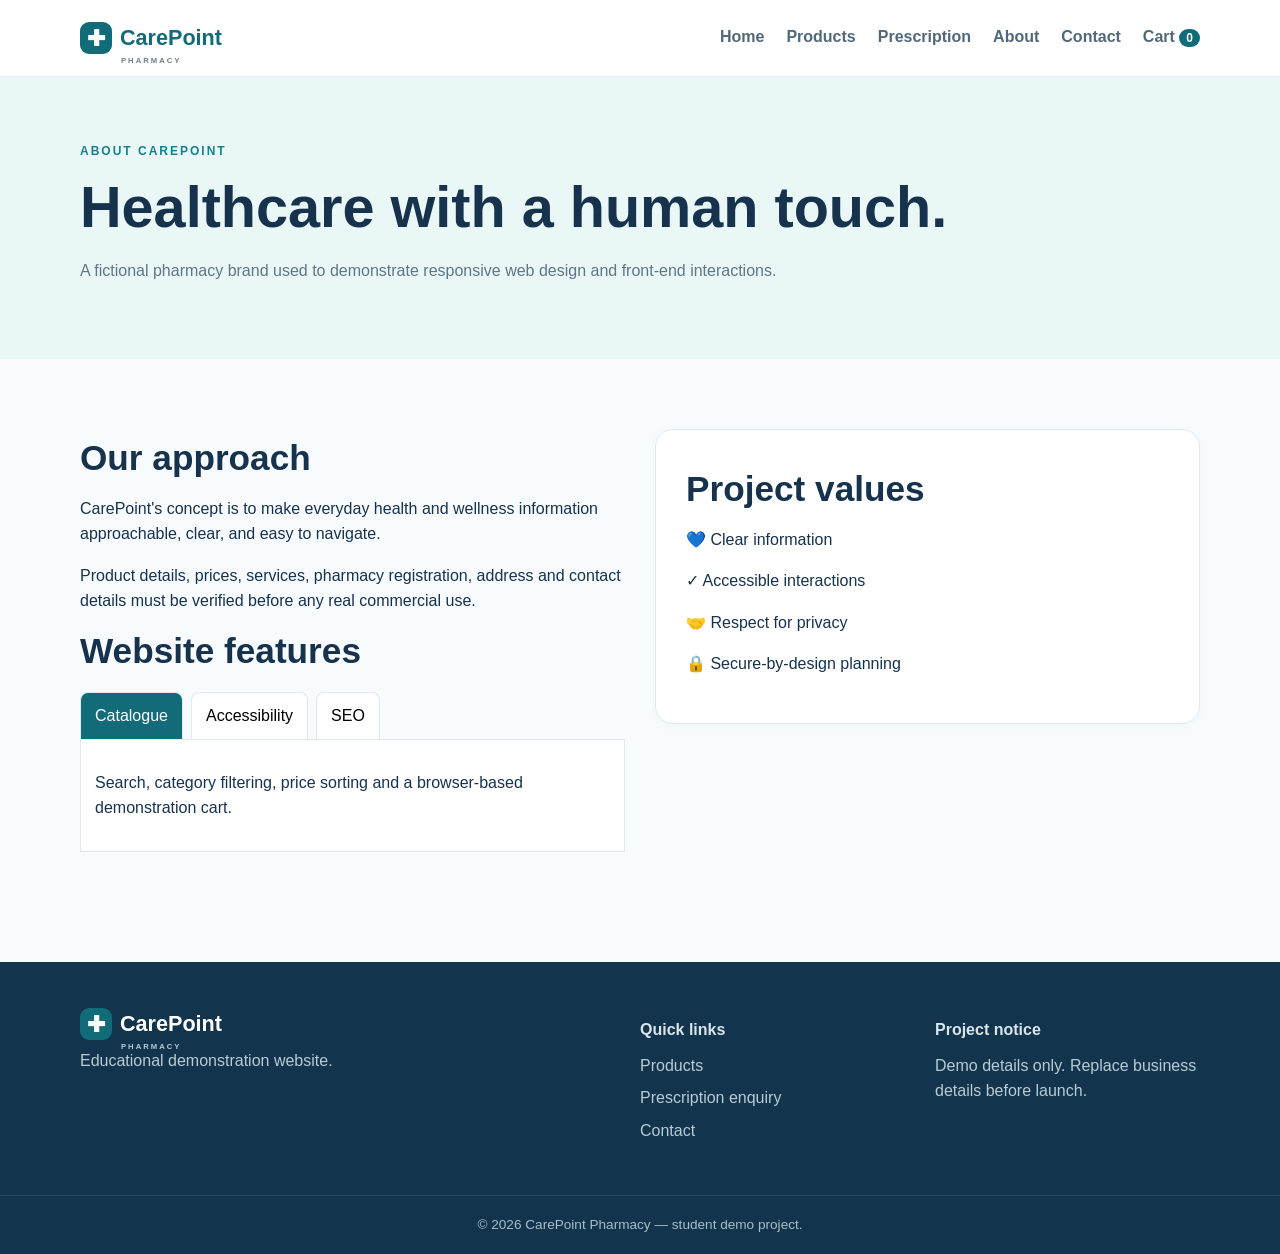
<file: about.html>
<!doctype html>
<html lang="en-ZA"><head><meta charset="utf-8"><meta name="viewport" content="width=device-width, initial-scale=1">
<title>About CarePoint | Pharmacy Website Demo</title><meta name="description" content="Learn about the CarePoint Pharmacy educational website project, its features, and its demo-only limitations."><meta name="robots" content="index,follow">
<link rel="canonical" href="https://leparadiseofficial.github.io/CarePoint-Pharmacy.github.io/about.html"><meta property="og:type" content="website"><meta property="og:title" content="About CarePoint | Pharmacy Website Demo"><meta property="og:description" content="Learn about the CarePoint Pharmacy educational website project, its features, and its demo-only limitations."><meta property="og:url" content="https://leparadiseofficial.github.io/CarePoint-Pharmacy.github.io/about.html">
<meta name="theme-color" content="#126b78"><link rel="stylesheet" href="style.css">
<script src="main.js" defer></script><script src="script.js" defer></script></head><body><a class="skip-link" href="#main">Skip to content</a>
<header class="header"><div class="container nav"><a class="logo" href="index.html" aria-label="CarePoint Pharmacy home"><span>✚</span> CarePoint <small>PHARMACY</small></a><button class="menu-btn" type="button" aria-label="Open menu" aria-controls="navLinks" aria-expanded="false">☰</button>
<nav id="navLinks" aria-label="Main navigation"><a href="index.html">Home</a><a href="products.html">Products</a><a href="prescription.html">Prescription</a><a href="about.html">About</a><a href="contact.html">Contact</a><a class="cart-link" href="cart.html">Cart <b id="cartCount">0</b></a></nav></div></header>
<main id="main"><section class="page-hero"><div class="container"><span class="eyebrow">ABOUT CAREPOINT</span><h1>Healthcare with a human touch.</h1><p>A fictional pharmacy brand used to demonstrate responsive web design and front-end interactions.</p></div></section>
<section class="section"><div class="container two-col"><div><h2>Our approach</h2><p>CarePoint's concept is to make everyday health and wellness information approachable, clear, and easy to navigate.</p><p>Product details, prices, services, pharmacy registration, address and contact details must be verified before any real commercial use.</p><h2>Website features</h2><div class="tabs" data-tabs><div class="tab-buttons" role="tablist" aria-label="Website features"><button type="button" role="tab" aria-selected="true" aria-controls="tab-catalogue" id="tab-btn-catalogue">Catalogue</button><button type="button" role="tab" aria-selected="false" aria-controls="tab-accessibility" id="tab-btn-accessibility">Accessibility</button><button type="button" role="tab" aria-selected="false" aria-controls="tab-seo" id="tab-btn-seo">SEO</button></div><section id="tab-catalogue" role="tabpanel" aria-labelledby="tab-btn-catalogue"><p>Search, category filtering, price sorting and a browser-based demonstration cart.</p></section><section id="tab-accessibility" role="tabpanel" aria-labelledby="tab-btn-accessibility" hidden><p>Keyboard focus styles, semantic headings, live regions, accessible labels and reduced-motion support.</p></section><section id="tab-seo" role="tabpanel" aria-labelledby="tab-btn-seo" hidden><p>Page-specific titles, descriptions, canonical URLs, social metadata, sitemap and robots file.</p></section></div></div>
<aside class="info-card"><h2>Project values</h2><p>💙 Clear information</p><p>✓ Accessible interactions</p><p>🤝 Respect for privacy</p><p>🔒 Secure-by-design planning</p></aside></div></section></main><footer><div class="container footer-grid"><div><div class="logo light"><span>✚</span> CarePoint <small>PHARMACY</small></div><p>Educational demonstration website.</p></div><div><h2>Quick links</h2><a href="products.html">Products</a><a href="prescription.html">Prescription enquiry</a><a href="contact.html">Contact</a></div><div><h2>Project notice</h2><p>Demo details only. Replace business details before launch.</p></div></div><div class="copyright">© 2026 CarePoint Pharmacy — student demo project.</div></footer></body></html>
</file>
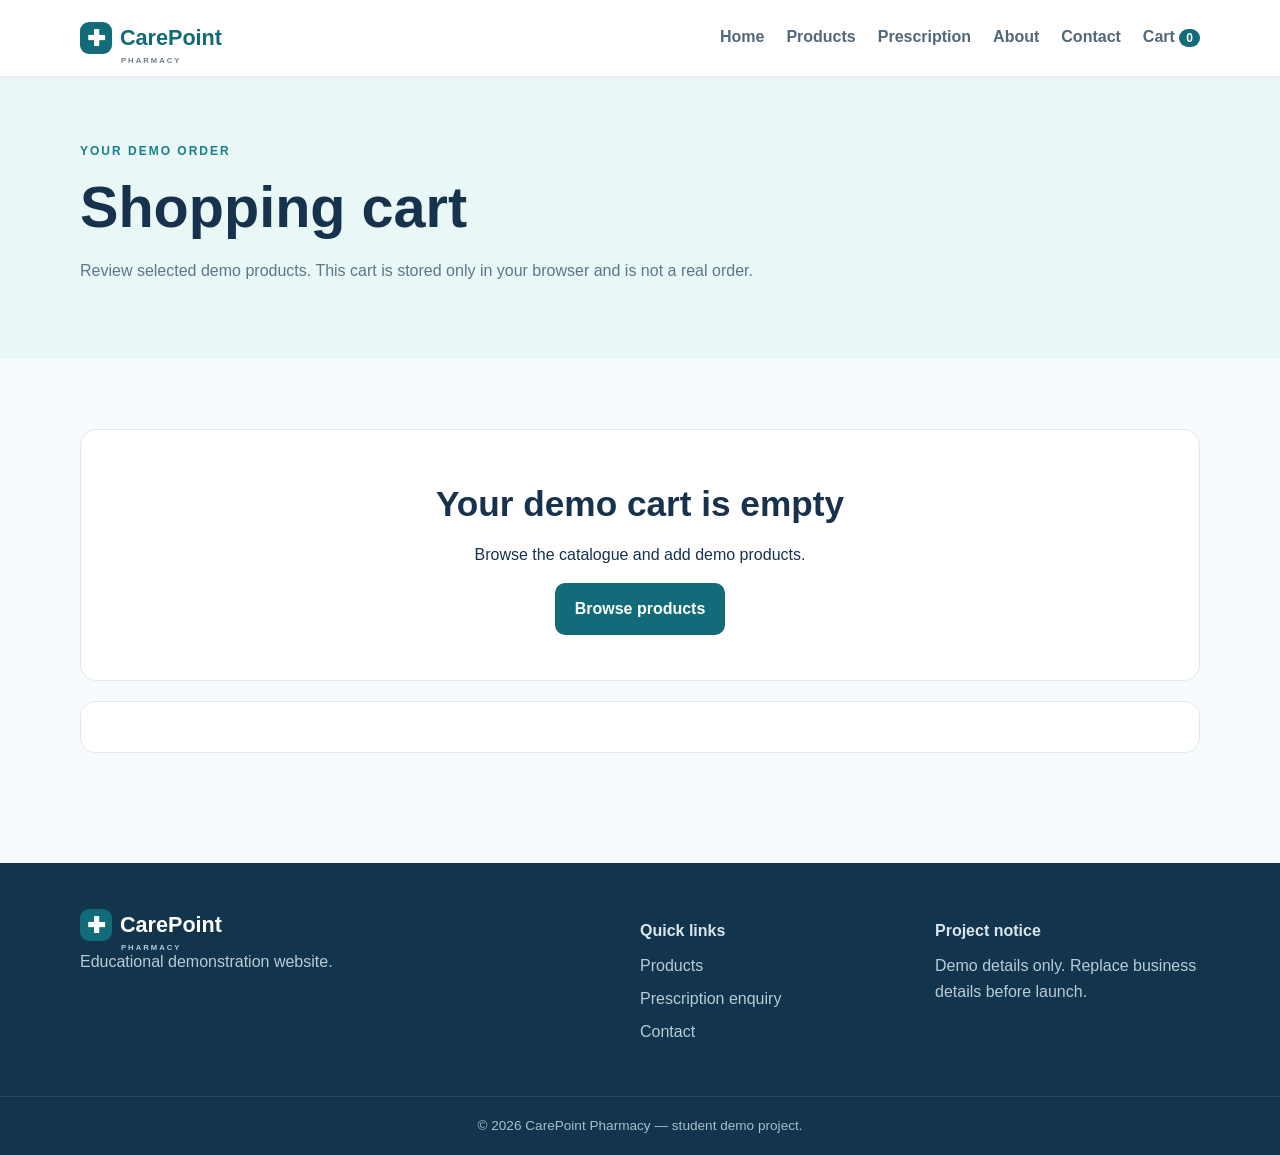
<file: cart.html>
<!doctype html>
<html lang="en-ZA"><head><meta charset="utf-8"><meta name="viewport" content="width=device-width, initial-scale=1">
<title>Shopping Cart | CarePoint Pharmacy</title><meta name="description" content="Review demo products in your browser-based CarePoint Pharmacy shopping cart. No real order or payment is processed."><meta name="robots" content="index,follow">
<link rel="canonical" href="https://leparadiseofficial.github.io/CarePoint-Pharmacy.github.io/cart.html"><meta property="og:type" content="website"><meta property="og:title" content="Shopping Cart | CarePoint Pharmacy"><meta property="og:description" content="Review demo products in your browser-based CarePoint Pharmacy shopping cart. No real order or payment is processed."><meta property="og:url" content="https://leparadiseofficial.github.io/CarePoint-Pharmacy.github.io/cart.html">
<meta name="theme-color" content="#126b78"><link rel="stylesheet" href="style.css">
<script src="main.js" defer></script><script src="script.js" defer></script></head><body><a class="skip-link" href="#main">Skip to content</a>
<header class="header"><div class="container nav"><a class="logo" href="index.html" aria-label="CarePoint Pharmacy home"><span>✚</span> CarePoint <small>PHARMACY</small></a><button class="menu-btn" type="button" aria-label="Open menu" aria-controls="navLinks" aria-expanded="false">☰</button>
<nav id="navLinks" aria-label="Main navigation"><a href="index.html">Home</a><a href="products.html">Products</a><a href="prescription.html">Prescription</a><a href="about.html">About</a><a href="contact.html">Contact</a><a class="cart-link" href="cart.html">Cart <b id="cartCount">0</b></a></nav></div></header>
<main id="main"><section class="page-hero"><div class="container"><span class="eyebrow">YOUR DEMO ORDER</span><h1>Shopping cart</h1><p>Review selected demo products. This cart is stored only in your browser and is not a real order.</p></div></section><section class="section"><div class="container"><div id="cartItems" aria-live="polite"></div><div id="cartSummary" class="cart-summary"></div></div></section></main><footer><div class="container footer-grid"><div><div class="logo light"><span>✚</span> CarePoint <small>PHARMACY</small></div><p>Educational demonstration website.</p></div><div><h2>Quick links</h2><a href="products.html">Products</a><a href="prescription.html">Prescription enquiry</a><a href="contact.html">Contact</a></div><div><h2>Project notice</h2><p>Demo details only. Replace business details before launch.</p></div></div><div class="copyright">© 2026 CarePoint Pharmacy — student demo project.</div></footer></body></html>
</file>
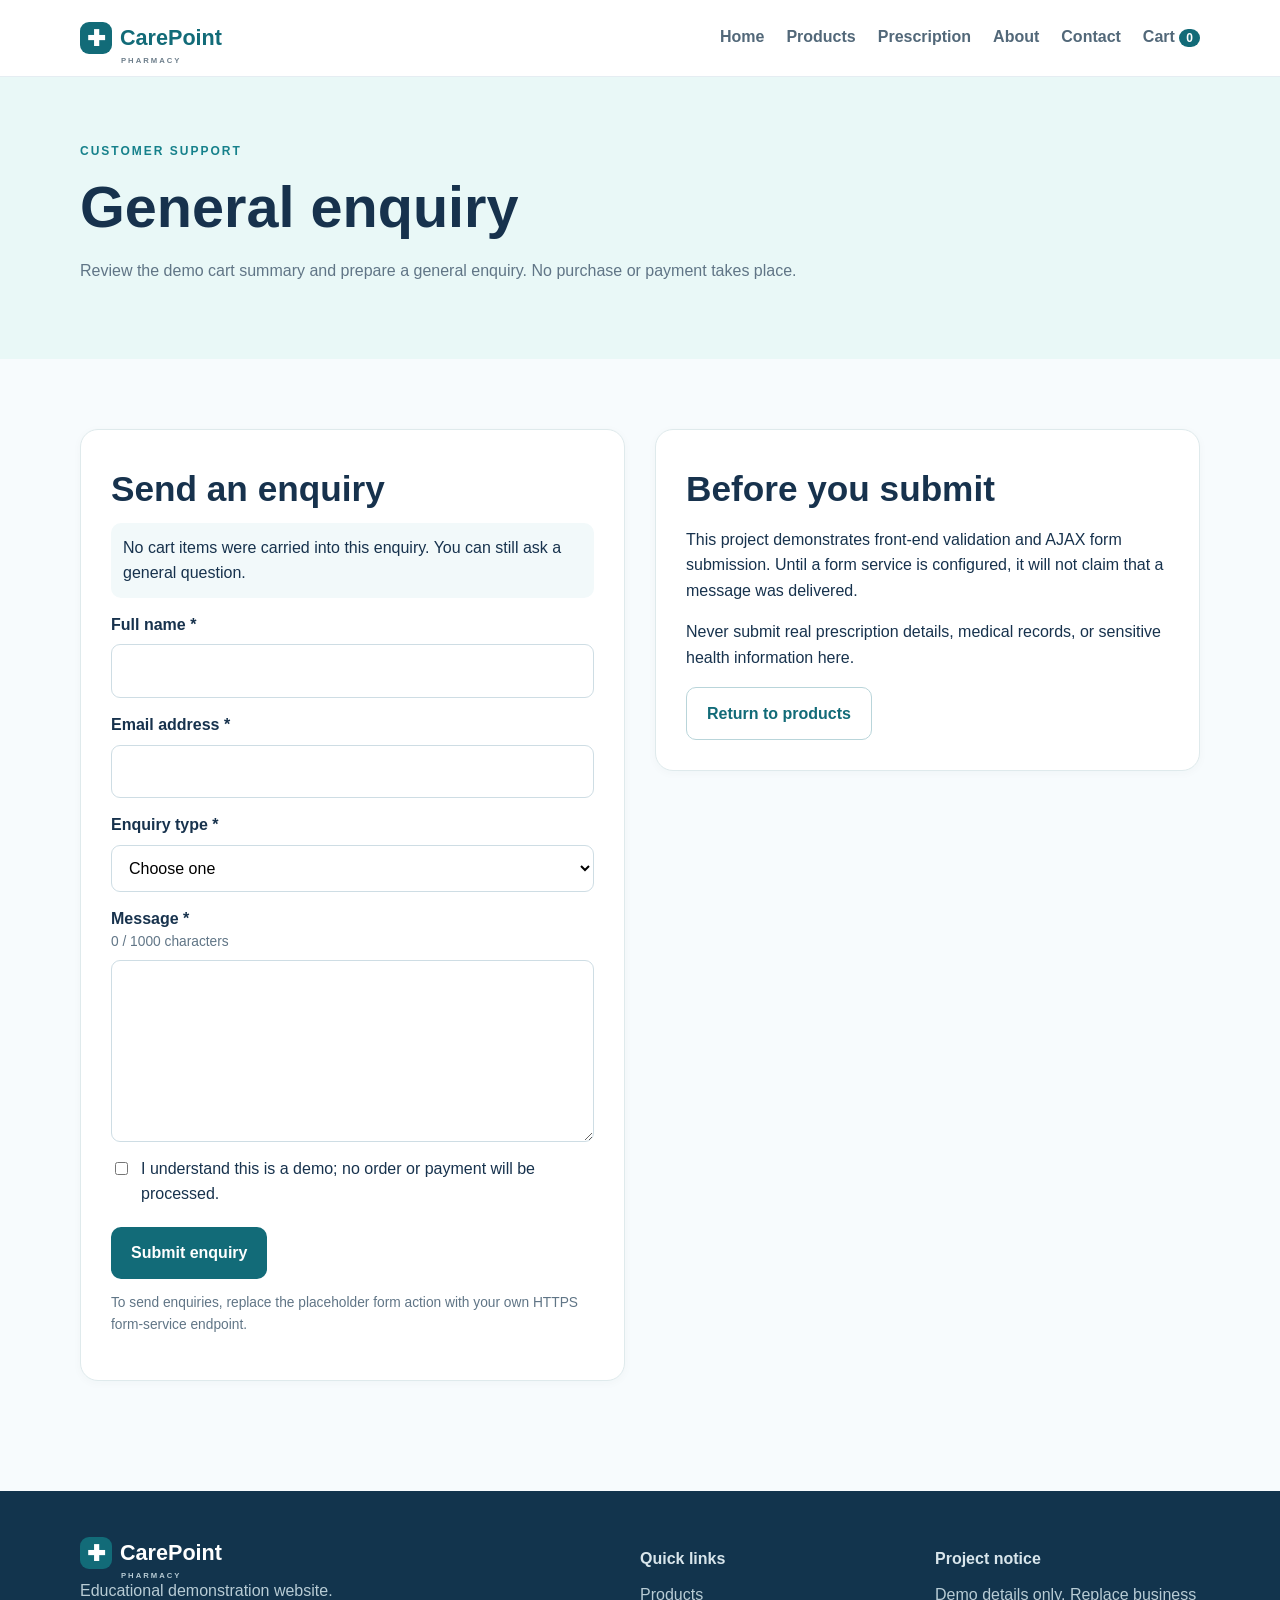
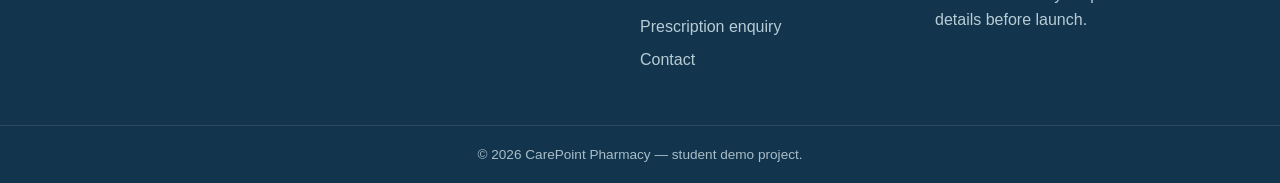
<file: enquiry.html>
<!doctype html>
<html lang="en-ZA"><head><meta charset="utf-8"><meta name="viewport" content="width=device-width, initial-scale=1">
<title>General Enquiry | CarePoint Pharmacy</title><meta name="description" content="Submit a general product or order enquiry through the CarePoint Pharmacy demo website."><meta name="robots" content="index,follow">
<link rel="canonical" href="https://leparadiseofficial.github.io/CarePoint-Pharmacy.github.io/enquiry.html"><meta property="og:type" content="website"><meta property="og:title" content="General Enquiry | CarePoint Pharmacy"><meta property="og:description" content="Submit a general product or order enquiry through the CarePoint Pharmacy demo website."><meta property="og:url" content="https://leparadiseofficial.github.io/CarePoint-Pharmacy.github.io/enquiry.html">
<meta name="theme-color" content="#126b78"><link rel="stylesheet" href="style.css">
<script src="main.js" defer></script><script src="script.js" defer></script><script src="form-validation.js" defer></script></head><body><a class="skip-link" href="#main">Skip to content</a>
<header class="header"><div class="container nav"><a class="logo" href="index.html" aria-label="CarePoint Pharmacy home"><span>✚</span> CarePoint <small>PHARMACY</small></a><button class="menu-btn" type="button" aria-label="Open menu" aria-controls="navLinks" aria-expanded="false">☰</button>
<nav id="navLinks" aria-label="Main navigation"><a href="index.html">Home</a><a href="products.html">Products</a><a href="prescription.html">Prescription</a><a href="about.html">About</a><a href="contact.html">Contact</a><a class="cart-link" href="cart.html">Cart <b id="cartCount">0</b></a></nav></div></header>
<main id="main"><section class="page-hero"><div class="container"><span class="eyebrow">CUSTOMER SUPPORT</span><h1>General enquiry</h1><p>Review the demo cart summary and prepare a general enquiry. No purchase or payment takes place.</p></div></section>
<section class="section"><div class="container form-wrap"><form id="generalForm" class="form-card" action="https://formspree.io/f/REPLACE_WITH_FORM_ID" method="POST" data-ajax-form><h2>Send an enquiry</h2><div id="checkoutSummary" class="checkout-summary" aria-live="polite"></div>
<label for="enquiryName">Full name *</label><input id="enquiryName" name="name" required minlength="2" maxlength="80" autocomplete="name" aria-describedby="enquiryNameError"><span class="field-error" id="enquiryNameError"></span>
<label for="enquiryEmail">Email address *</label><input id="enquiryEmail" name="email" type="email" required autocomplete="email" maxlength="120" aria-describedby="enquiryEmailError"><span class="field-error" id="enquiryEmailError"></span>
<label for="enquiryType">Enquiry type *</label><select id="enquiryType" name="enquiryType" required><option value="">Choose one</option><option>Product question</option><option>Demo cart question</option><option>Website feedback</option><option>Other general question</option></select>
<label for="enquiryMessage">Message * <span id="messageCount" class="small-note">0 / 1000 characters</span></label><textarea id="enquiryMessage" name="message" rows="6" required minlength="10" maxlength="1000" aria-describedby="enquiryMessageError messageCount"></textarea><span class="field-error" id="enquiryMessageError"></span>
<label class="check-label"><input type="checkbox" required name="demoNotice"> I understand this is a demo; no order or payment will be processed.</label><input type="text" name="_gotcha" class="honeypot" tabindex="-1" autocomplete="off" aria-hidden="true">
<button class="btn primary" type="submit">Submit enquiry</button><p id="generalFormMessage" class="form-message" role="status" aria-live="polite"></p><p class="small-note">To send enquiries, replace the placeholder form action with your own HTTPS form-service endpoint.</p></form>
<aside class="info-card"><h2>Before you submit</h2><p>This project demonstrates front-end validation and AJAX form submission. Until a form service is configured, it will not claim that a message was delivered.</p><p>Never submit real prescription details, medical records, or sensitive health information here.</p><a class="btn secondary" href="products.html">Return to products</a></aside></div></section></main><footer><div class="container footer-grid"><div><div class="logo light"><span>✚</span> CarePoint <small>PHARMACY</small></div><p>Educational demonstration website.</p></div><div><h2>Quick links</h2><a href="products.html">Products</a><a href="prescription.html">Prescription enquiry</a><a href="contact.html">Contact</a></div><div><h2>Project notice</h2><p>Demo details only. Replace business details before launch.</p></div></div><div class="copyright">© 2026 CarePoint Pharmacy — student demo project.</div></footer></body></html>
</file>
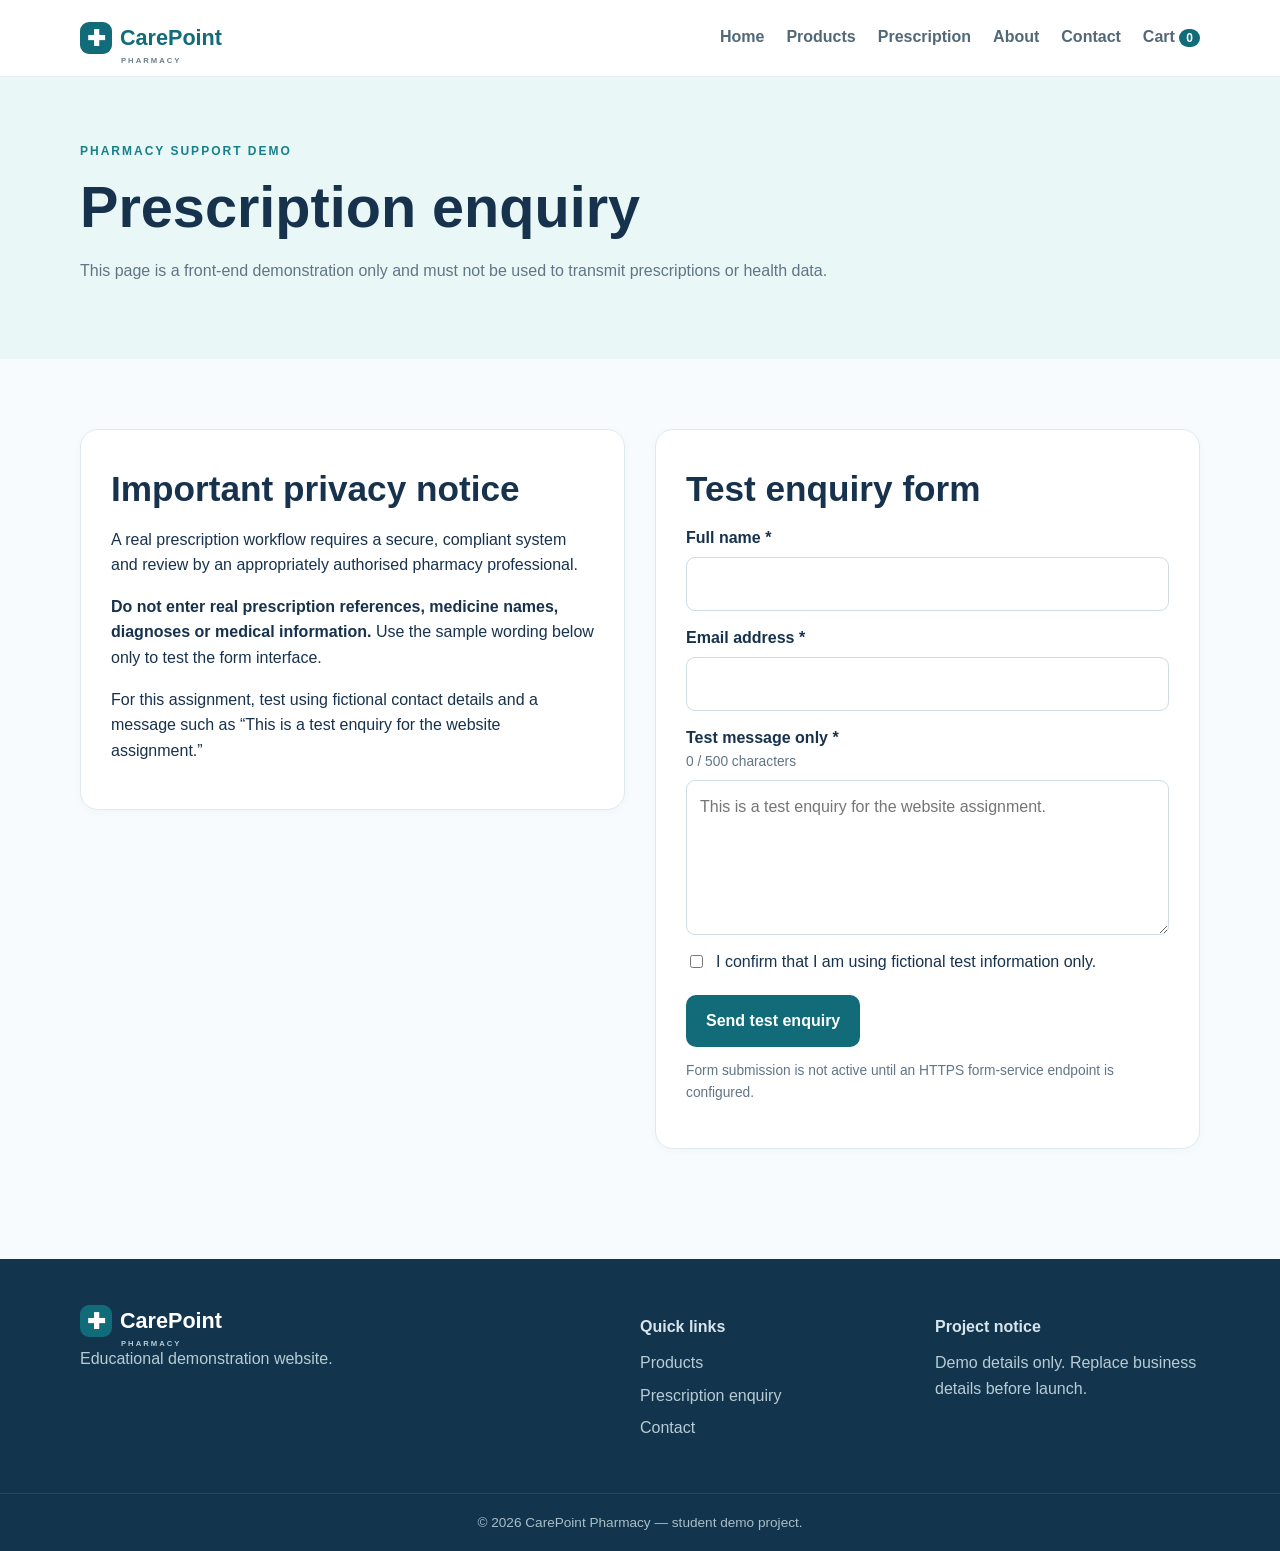
<file: prescription.html>
<!doctype html>
<html lang="en-ZA"><head><meta charset="utf-8"><meta name="viewport" content="width=device-width, initial-scale=1">
<title>Prescription Enquiry | CarePoint Pharmacy</title><meta name="description" content="Prescription enquiry demonstration page. Do not submit real prescriptions or medical information to this educational website."><meta name="robots" content="index,follow">
<link rel="canonical" href="https://leparadiseofficial.github.io/CarePoint-Pharmacy.github.io/prescription.html"><meta property="og:type" content="website"><meta property="og:title" content="Prescription Enquiry | CarePoint Pharmacy"><meta property="og:description" content="Prescription enquiry demonstration page. Do not submit real prescriptions or medical information to this educational website."><meta property="og:url" content="https://leparadiseofficial.github.io/CarePoint-Pharmacy.github.io/prescription.html">
<meta name="theme-color" content="#126b78"><link rel="stylesheet" href="style.css">
<script src="main.js" defer></script><script src="script.js" defer></script><script src="form-validation.js" defer></script></head><body><a class="skip-link" href="#main">Skip to content</a>
<header class="header"><div class="container nav"><a class="logo" href="index.html" aria-label="CarePoint Pharmacy home"><span>✚</span> CarePoint <small>PHARMACY</small></a><button class="menu-btn" type="button" aria-label="Open menu" aria-controls="navLinks" aria-expanded="false">☰</button>
<nav id="navLinks" aria-label="Main navigation"><a href="index.html">Home</a><a href="products.html">Products</a><a href="prescription.html">Prescription</a><a href="about.html">About</a><a href="contact.html">Contact</a><a class="cart-link" href="cart.html">Cart <b id="cartCount">0</b></a></nav></div></header>
<main id="main"><section class="page-hero"><div class="container"><span class="eyebrow">PHARMACY SUPPORT DEMO</span><h1>Prescription enquiry</h1><p>This page is a front-end demonstration only and must not be used to transmit prescriptions or health data.</p></div></section>
<section class="section"><div class="container form-wrap"><div class="info-card"><h2>Important privacy notice</h2><p>A real prescription workflow requires a secure, compliant system and review by an appropriately authorised pharmacy professional.</p><p><strong>Do not enter real prescription references, medicine names, diagnoses or medical information.</strong> Use the sample wording below only to test the form interface.</p><p>For this assignment, test using fictional contact details and a message such as “This is a test enquiry for the website assignment.”</p></div>
<form id="prescriptionForm" class="form-card" action="https://formspree.io/f/REPLACE_WITH_FORM_ID" method="POST" data-ajax-form><h2>Test enquiry form</h2>
<label for="prescriptionName">Full name *</label><input id="prescriptionName" name="name" required minlength="2" maxlength="80" autocomplete="name" aria-describedby="prescriptionNameError"><span class="field-error" id="prescriptionNameError"></span>
<label for="prescriptionEmail">Email address *</label><input id="prescriptionEmail" name="email" type="email" required autocomplete="email" maxlength="120" aria-describedby="prescriptionEmailError"><span class="field-error" id="prescriptionEmailError"></span>
<label for="prescriptionMessage">Test message only * <span id="messageCount" class="small-note">0 / 500 characters</span></label><textarea id="prescriptionMessage" name="message" rows="5" required minlength="10" maxlength="500" aria-describedby="prescriptionMessageError messageCount" placeholder="This is a test enquiry for the website assignment."></textarea><span class="field-error" id="prescriptionMessageError"></span>
<label class="check-label"><input type="checkbox" name="demoAcknowledgement" required> I confirm that I am using fictional test information only.</label><input type="text" name="_gotcha" class="honeypot" tabindex="-1" autocomplete="off" aria-hidden="true">
<button class="btn primary" type="submit">Send test enquiry</button><p id="prescriptionFormMessage" class="form-message" role="status" aria-live="polite"></p><p class="small-note">Form submission is not active until an HTTPS form-service endpoint is configured.</p></form></div></section></main><footer><div class="container footer-grid"><div><div class="logo light"><span>✚</span> CarePoint <small>PHARMACY</small></div><p>Educational demonstration website.</p></div><div><h2>Quick links</h2><a href="products.html">Products</a><a href="prescription.html">Prescription enquiry</a><a href="contact.html">Contact</a></div><div><h2>Project notice</h2><p>Demo details only. Replace business details before launch.</p></div></div><div class="copyright">© 2026 CarePoint Pharmacy — student demo project.</div></footer></body></html>
</file>
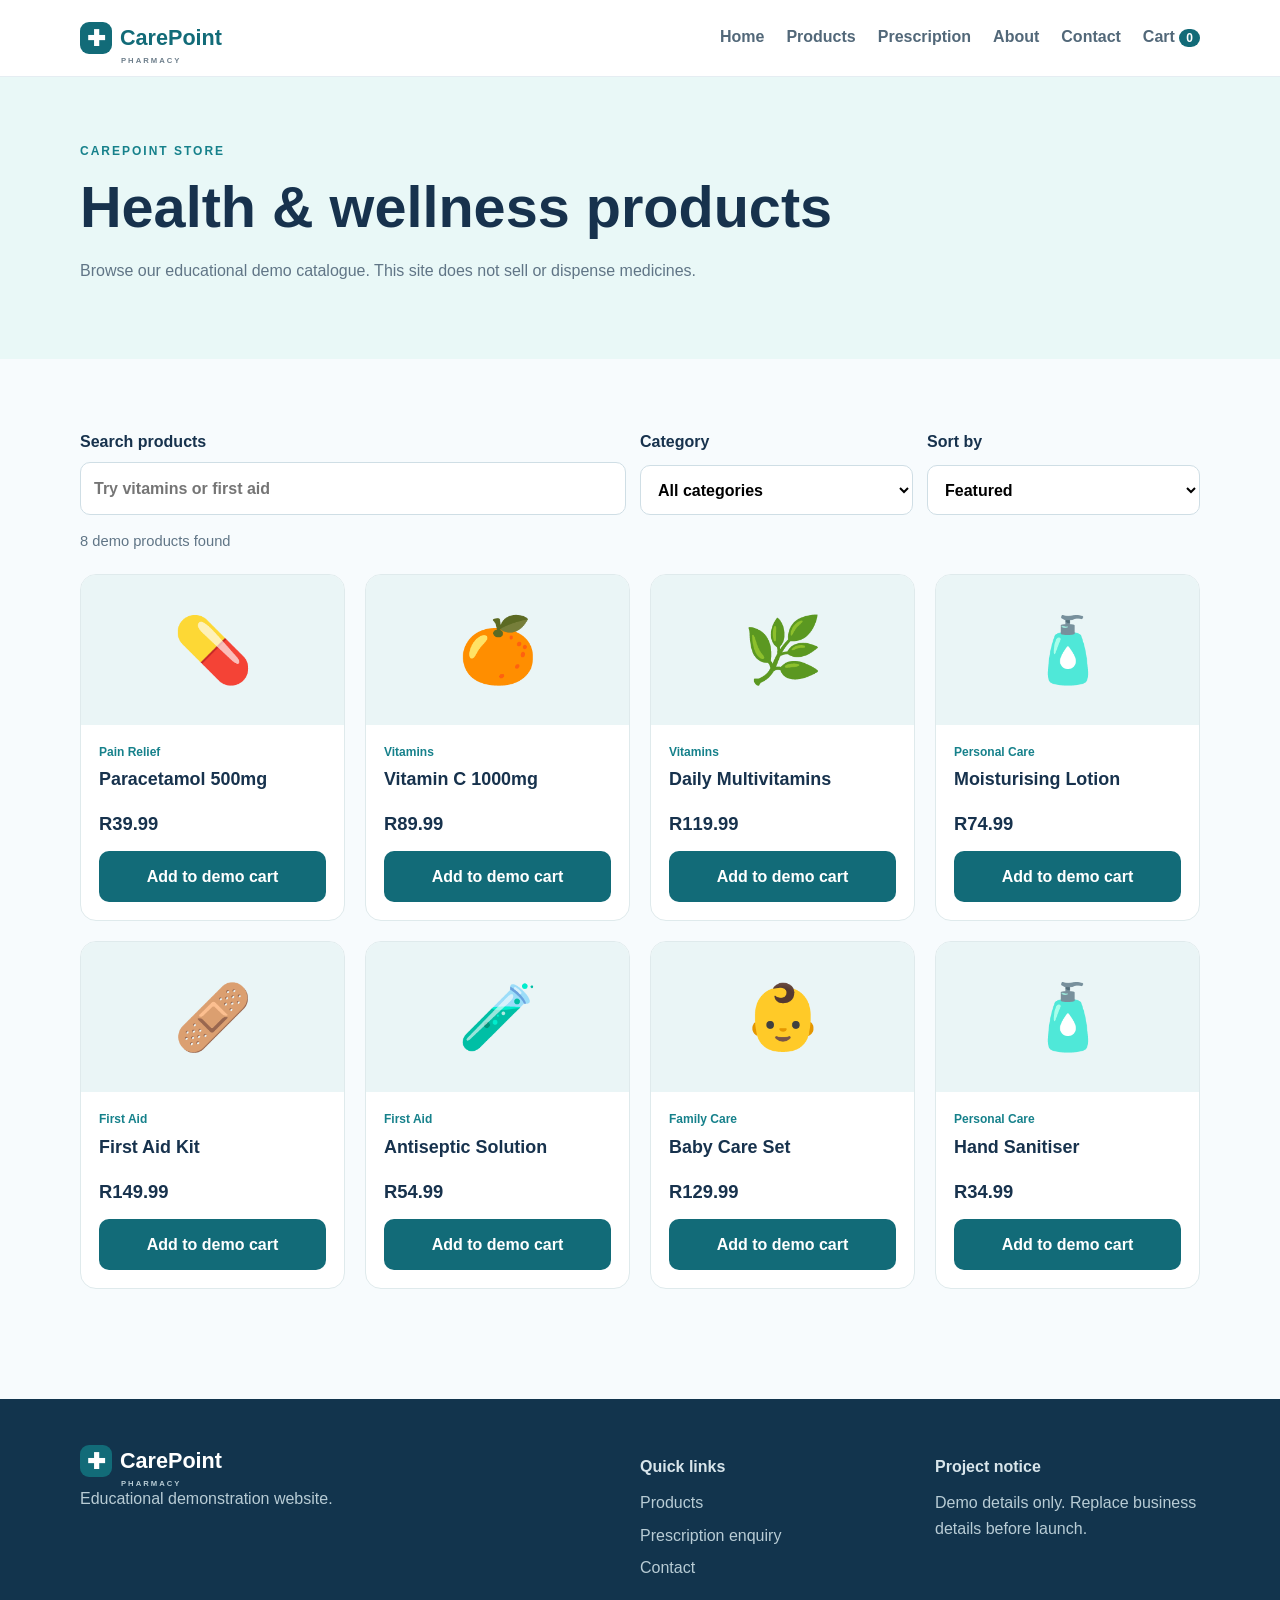
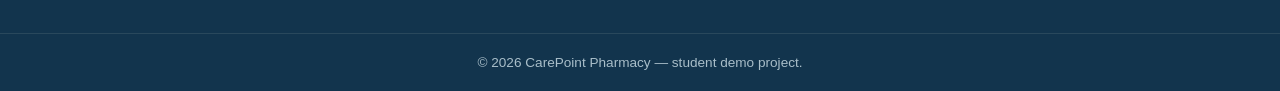
<file: products.html>
<!doctype html>
<html lang="en-ZA"><head><meta charset="utf-8"><meta name="viewport" content="width=device-width, initial-scale=1">
<title>Products | CarePoint Pharmacy</title><meta name="description" content="Search, filter, and sort CarePoint's educational demo catalogue of everyday health and wellness products."><meta name="robots" content="index,follow">
<link rel="canonical" href="https://leparadiseofficial.github.io/CarePoint-Pharmacy.github.io/products.html"><meta property="og:type" content="website"><meta property="og:title" content="Products | CarePoint Pharmacy"><meta property="og:description" content="Search, filter, and sort CarePoint's educational demo catalogue of everyday health and wellness products."><meta property="og:url" content="https://leparadiseofficial.github.io/CarePoint-Pharmacy.github.io/products.html">
<meta name="theme-color" content="#126b78"><link rel="stylesheet" href="style.css">
<script src="main.js" defer></script><script src="script.js" defer></script><script src="search.js" defer></script></head><body><a class="skip-link" href="#main">Skip to content</a>
<header class="header"><div class="container nav"><a class="logo" href="index.html" aria-label="CarePoint Pharmacy home"><span>✚</span> CarePoint <small>PHARMACY</small></a><button class="menu-btn" type="button" aria-label="Open menu" aria-controls="navLinks" aria-expanded="false">☰</button>
<nav id="navLinks" aria-label="Main navigation"><a href="index.html">Home</a><a href="products.html">Products</a><a href="prescription.html">Prescription</a><a href="about.html">About</a><a href="contact.html">Contact</a><a class="cart-link" href="cart.html">Cart <b id="cartCount">0</b></a></nav></div></header>
<main id="main"><section class="page-hero"><div class="container"><span class="eyebrow">CAREPOINT STORE</span><h1>Health & wellness products</h1><p>Browse our educational demo catalogue. This site does not sell or dispense medicines.</p></div></section>
<section class="section"><div class="container"><div class="toolbar">
<label for="searchInput">Search products<input id="searchInput" type="search" placeholder="Try vitamins or first aid" autocomplete="off"></label>
<label for="categoryFilter">Category<select id="categoryFilter"><option value="All">All categories</option><option>Pain Relief</option><option>Vitamins</option><option>Personal Care</option><option>First Aid</option><option>Family Care</option></select></label>
<label for="sortSelect">Sort by<select id="sortSelect"><option value="featured">Featured</option><option value="name-asc">Name: A–Z</option><option value="price-asc">Price: low to high</option><option value="price-desc">Price: high to low</option></select></label>
</div><p id="resultsCount" class="results-count" aria-live="polite"></p><div id="productGrid" class="product-grid" aria-live="polite"></div></div></section></main><footer><div class="container footer-grid"><div><div class="logo light"><span>✚</span> CarePoint <small>PHARMACY</small></div><p>Educational demonstration website.</p></div><div><h2>Quick links</h2><a href="products.html">Products</a><a href="prescription.html">Prescription enquiry</a><a href="contact.html">Contact</a></div><div><h2>Project notice</h2><p>Demo details only. Replace business details before launch.</p></div></div><div class="copyright">© 2026 CarePoint Pharmacy — student demo project.</div></footer></body></html>
</file>
<file: style.css>
/* CarePoint Pharmacy — Part 3 stylesheet; keeps the Part 2 teal/navy visual identity. */
:root{--primary:#126b78;--primary-dark:#0d5661;--accent:#16818b;--navy:#12344d;--text:#17324d;--muted:#607586;--surface:#fff;--background:#f7fbfd;--soft:#e9f8f7;--border:#dfeaec;--focus:#f0a500;--success-bg:#e8f7ee;--success-text:#21734a;--danger:#b42318;--radius-sm:9px;--radius-md:16px;--radius-lg:24px;--shadow-sm:0 4px 16px rgba(18,52,77,.08);--shadow-md:0 12px 30px rgba(18,52,77,.12)}
*{box-sizing:border-box}html{scroll-behavior:smooth}body{margin:0;font-family:Inter,Arial,sans-serif;color:var(--text);background:var(--background);line-height:1.6}img{display:block;max-width:100%;height:auto}button,input,select,textarea{font:inherit}a{color:inherit;text-decoration:none}button,a,input,select,textarea{ -webkit-tap-highlight-color:transparent}a:focus-visible,button:focus-visible,input:focus-visible,select:focus-visible,textarea:focus-visible,summary:focus-visible{outline:3px solid var(--focus);outline-offset:3px}.skip-link{position:absolute;left:-9999px;top:0;background:#fff;padding:10px;z-index:999}.skip-link:focus{left:10px}.container{width:min(1120px,92%);margin-inline:auto}
.header{background:#fff;border-bottom:1px solid #e5edf2;position:sticky;top:0;z-index:30}.nav{min-height:76px;display:flex;align-items:center;justify-content:space-between;gap:20px}.logo{font-weight:800;font-size:1.35rem;color:var(--primary);display:flex;align-items:center;gap:8px;position:relative}.logo>span{display:grid;place-items:center;width:32px;height:32px;border-radius:var(--radius-sm);background:var(--primary);color:#fff}.logo small{font-size:.48rem;letter-spacing:2px;position:absolute;left:41px;bottom:-12px;color:#6d7e8b}.logo.light{color:#fff}.logo.light small{color:#b8ccd5}.nav nav{display:flex;gap:22px;align-items:center}.nav nav a{font-weight:650;color:#526879;padding:8px 0;border-bottom:2px solid transparent}.nav nav a:hover,.nav nav a.active{color:var(--primary);border-bottom-color:var(--primary)}.cart-link b{background:var(--primary);color:#fff;border-radius:999px;padding:2px 7px;font-size:.75rem}.menu-btn{display:none;border:1px solid transparent;background:transparent;color:var(--navy);font-size:1.6rem;border-radius:var(--radius-sm);padding:6px 10px;cursor:pointer}
h1,h2,h3,h4{line-height:1.2;overflow-wrap:anywhere}p{overflow-wrap:anywhere}.eyebrow{font-size:.75rem;font-weight:800;letter-spacing:.125rem;color:var(--accent)}.hero h1{font-size:clamp(2.7rem,6vw,5rem);line-height:1.03;margin:15px 0;color:var(--navy)}.hero h1 span{color:var(--accent)}.hero p{font-size:clamp(1rem,1.8vw,1.12rem);color:var(--muted);max-width:650px}.btn{display:inline-block;border:0;border-radius:10px;padding:13px 20px;font-weight:800;cursor:pointer;font-size:1rem;text-align:center;transition:transform .16s ease,box-shadow .16s ease,background-color .16s ease}.btn:hover{transform:translateY(-2px);box-shadow:var(--shadow-sm)}.btn:disabled{opacity:.65;cursor:wait;transform:none}.primary{background:var(--primary);color:#fff}.primary:hover{background:var(--primary-dark)}.secondary{background:#fff;color:var(--primary);border:1px solid #b9d5da}.secondary:hover{background:var(--soft)}
.hero{padding:clamp(55px,8vw,80px) 0;background:linear-gradient(135deg,var(--soft),#f8fcff)}.hero-grid{display:grid;grid-template-columns:1.3fr .7fr;gap:clamp(35px,6vw,60px);align-items:center}.hero-actions{display:flex;gap:12px;flex-wrap:wrap;margin:28px 0}.trust{display:flex;gap:18px;flex-wrap:wrap;color:#507083;font-size:.9rem}.hero-card{background:var(--primary);color:#fff;border-radius:var(--radius-lg);padding:32px;min-height:330px;box-shadow:0 20px 50px rgba(18,107,120,.19);display:flex;flex-direction:column;justify-content:center}.hero-card .hero-image{width:min(100%,300px);margin:auto}.hero-card a{font-weight:800;text-decoration:underline;text-underline-offset:3px}.image-lightbox-trigger{background:transparent;border:0;cursor:zoom-in;padding:0}
.features{background:#fff}.feature-grid{display:grid;grid-template-columns:repeat(3,1fr);gap:1px;background:var(--border)}.feature-grid article{background:#fff;padding:30px;transition:transform .18s ease,opacity .25s ease}.feature-grid article>span{font-size:2rem}.reveal{opacity:0;transform:translateY(12px)}.reveal.is-visible{opacity:1;transform:none}.section{padding:clamp(50px,7vw,70px) 0}.soft-section{background:#eef8f8}.section-head{display:flex;justify-content:space-between;align-items:end;gap:20px;margin-bottom:28px}.section h2{font-size:clamp(1.8rem,4vw,2.2rem);margin:8px 0}.section-head>a{font-weight:800;color:var(--primary);text-decoration:underline;text-underline-offset:4px}.category-grid{display:grid;grid-template-columns:repeat(4,1fr);gap:18px}.category-grid a{background:#fff;padding:26px;border-radius:var(--radius-md);border:1px solid var(--border);display:grid;gap:5px;transition:transform .18s ease,box-shadow .18s ease}.category-grid a:hover{transform:translateY(-4px);box-shadow:var(--shadow-md)}.category-grid strong{font-size:1.05rem}.category-grid span{color:#758896;font-size:.9rem}.page-hero{padding:clamp(45px,7vw,60px) 0;background:var(--soft)}.page-hero h1{font-size:clamp(2.2rem,5vw,3.6rem);margin:10px 0}.page-hero p{max-width:760px;color:var(--muted)}
.toolbar{display:grid;grid-template-columns:2fr 1fr 1fr;gap:14px;margin-bottom:10px}.toolbar label{display:grid;gap:7px;font-weight:700}.toolbar input,.toolbar select{min-width:0;padding:13px;border:1px solid #cfdee5;border-radius:10px;background:#fff}.results-count{color:var(--muted);font-size:.92rem}.product-grid{display:grid;grid-template-columns:repeat(4,1fr);gap:20px;margin-top:20px}.product{background:#fff;border:1px solid var(--border);border-radius:var(--radius-md);overflow:hidden;display:flex;flex-direction:column;transition:transform .18s ease,box-shadow .18s ease}.product:hover{transform:translateY(-4px);box-shadow:var(--shadow-md)}.product-img{min-height:150px;display:grid;place-items:center;background:#eaf5f6;font-size:4rem}.product-body{padding:18px;display:flex;flex-direction:column;flex:1}.product-body h2{font-size:1.12rem;margin:7px 0}.tag{font-size:.75rem;color:var(--accent);font-weight:800}.price{font-weight:900;font-size:1.15rem;margin:12px 0}.product button{width:100%;margin-top:auto}.empty{text-align:center;padding:45px 24px;background:#fff;border-radius:var(--radius-md);border:1px solid var(--border)}
.two-col,.form-wrap,.contact-grid{display:grid;grid-template-columns:1fr 1fr;gap:30px;align-items:start}.info-card,.form-card,.map-card{background:#fff;border:1px solid var(--border);border-radius:18px;padding:30px;box-shadow:0 2px 10px rgba(18,52,77,.03)}.form-card label{display:block;font-weight:700;margin:14px 0 6px}.form-card input:not([type=checkbox]),.form-card textarea,.form-card select{display:block;width:100%;margin-top:7px;padding:13px;border:1px solid #cedde4;border-radius:9px;font:inherit;background:#fff}.form-card textarea{resize:vertical}.form-card input:focus,.form-card textarea:focus,.form-card select:focus,.toolbar input:focus,.toolbar select:focus{border-color:var(--accent)}.form-card button{margin-top:14px}.field-error{display:block;color:var(--danger);font-size:.88rem;min-height:0;margin:3px 0 8px}.field-error:not(:empty){padding:4px 0}.form-card [aria-invalid=true]{border-color:var(--danger)!important}.form-message{padding:0;margin:12px 0 0}.form-message:not(:empty){padding:12px;border-radius:8px}.form-message.success{background:var(--success-bg);color:var(--success-text)}.form-message.error{background:#fff0ef;color:var(--danger)}.form-message.notice{background:#fff7df;color:#6d4a00}.check-label{display:flex!important;align-items:flex-start;gap:10px;font-weight:500!important}.check-label input{margin-top:6px;flex:0 0 auto}.small-note{display:block;color:var(--muted);font-size:.86rem;font-weight:400}.honeypot{position:absolute!important;left:-10000px!important;width:1px!important;height:1px!important;overflow:hidden}.leaflet-map{height:300px;min-height:260px;border-radius:12px;border:1px solid var(--border);z-index:1}.accordion{border-bottom:1px solid var(--border);padding:12px 0}.accordion summary{cursor:pointer;font-weight:750}.accordion p{margin-bottom:4px}.tabs{margin-top:20px}.tab-buttons{display:flex;gap:8px;flex-wrap:wrap;border-bottom:1px solid var(--border)}.tab-buttons button{border:1px solid var(--border);border-bottom:0;background:#fff;border-radius:8px 8px 0 0;padding:10px 14px;cursor:pointer}.tab-buttons button[aria-selected=true]{background:var(--primary);color:#fff}.tabs [role=tabpanel]{padding:14px;background:#fff;border:1px solid var(--border);border-top:0}
.cart-row{display:grid;grid-template-columns:1fr auto auto auto auto;gap:16px;align-items:center;background:#fff;padding:18px;border-bottom:1px solid #e5edf2}.qty{display:flex;align-items:center;gap:10px}.qty button{border:1px solid #cbdbe2;background:#fff;color:var(--navy);border-radius:6px;width:34px;height:34px;cursor:pointer}.cart-summary{background:#fff;padding:25px;border-radius:15px;margin-top:20px;text-align:right;border:1px solid var(--border)}.checkout-summary{background:#f2f9fa;border-radius:10px;padding:12px;margin:12px 0}.checkout-summary:empty{display:none}.checkout-summary ul{padding-left:20px}
footer{background:var(--navy);color:#d8e5eb;margin-top:40px}.footer-grid{padding:45px 0;display:grid;grid-template-columns:2fr 1fr 1fr;gap:30px}.footer-grid h2{font-size:1rem}.footer-grid a,.footer-grid p{display:block;color:#b8ccd5;margin:7px 0}.footer-grid a:hover{color:#fff;text-decoration:underline}.copyright{text-align:center;padding:18px;border-top:1px solid #29485c;color:#a9bec9;font-size:.85rem}.toast{position:fixed;right:18px;bottom:18px;z-index:80;background:var(--navy);color:#fff;padding:12px 16px;border-radius:10px;box-shadow:var(--shadow-md);max-width:min(90vw,360px)}
.modal-backdrop,.lightbox{position:fixed;inset:0;z-index:100;background:rgba(5,24,36,.72);display:grid;place-items:center;padding:20px}.modal-backdrop[hidden],.lightbox[hidden]{display:none}.modal{position:relative;background:#fff;border-radius:18px;padding:30px;max-width:560px;width:100%;box-shadow:var(--shadow-md)}.modal-close,.lightbox-close{position:absolute;top:8px;right:12px;border:0;background:transparent;font-size:2rem;cursor:pointer;color:var(--navy)}.lightbox img{max-width:min(92vw,900px);max-height:82vh;background:#fff;border-radius:12px}.lightbox{cursor:zoom-out}.lightbox img{cursor:default}
.visually-hidden{position:absolute;width:1px;height:1px;padding:0;margin:-1px;overflow:hidden;clip:rect(0,0,0,0);white-space:nowrap;border:0}
@media(max-width:1000px){.nav nav{gap:13px}.hero-grid{grid-template-columns:1fr .8fr}.category-grid,.product-grid{grid-template-columns:repeat(2,1fr)}.cart-row{grid-template-columns:1fr auto auto}.cart-row .btn.secondary{grid-column:1/-1}}
@media(max-width:800px){.menu-btn{display:block}.nav nav{display:none;position:absolute;left:0;right:0;top:76px;background:#fff;padding:15px 4%;flex-direction:column;align-items:stretch;border-bottom:1px solid #e5edf2;box-shadow:var(--shadow-sm)}.nav nav.open{display:flex}.nav nav a{padding:10px 0}.hero-grid,.two-col,.form-wrap,.contact-grid{grid-template-columns:1fr}.hero-card{min-height:260px}.feature-grid{grid-template-columns:1fr}.footer-grid{grid-template-columns:1fr}.cart-row{grid-template-columns:1fr;gap:8px}.cart-summary{text-align:left}.toolbar{grid-template-columns:1fr}.nav{min-height:76px}}
@media(max-width:480px){.container{width:min(94%,1120px)}.nav{min-height:68px}.nav nav{top:68px}.hero{padding:48px 0}.hero h1{font-size:2.7rem}.hero-actions .btn{width:100%}.category-grid,.product-grid{grid-template-columns:1fr}.info-card,.form-card{padding:22px}.section-head{align-items:flex-start;flex-direction:column}.cart-row{padding:15px}.leaflet-map{height:250px}}
@media(prefers-reduced-motion:reduce){html{scroll-behavior:auto}*,*::before,*::after{transition-duration:.01ms!important;animation-duration:.01ms!important;scroll-behavior:auto!important}.reveal{opacity:1;transform:none}}
</file>
